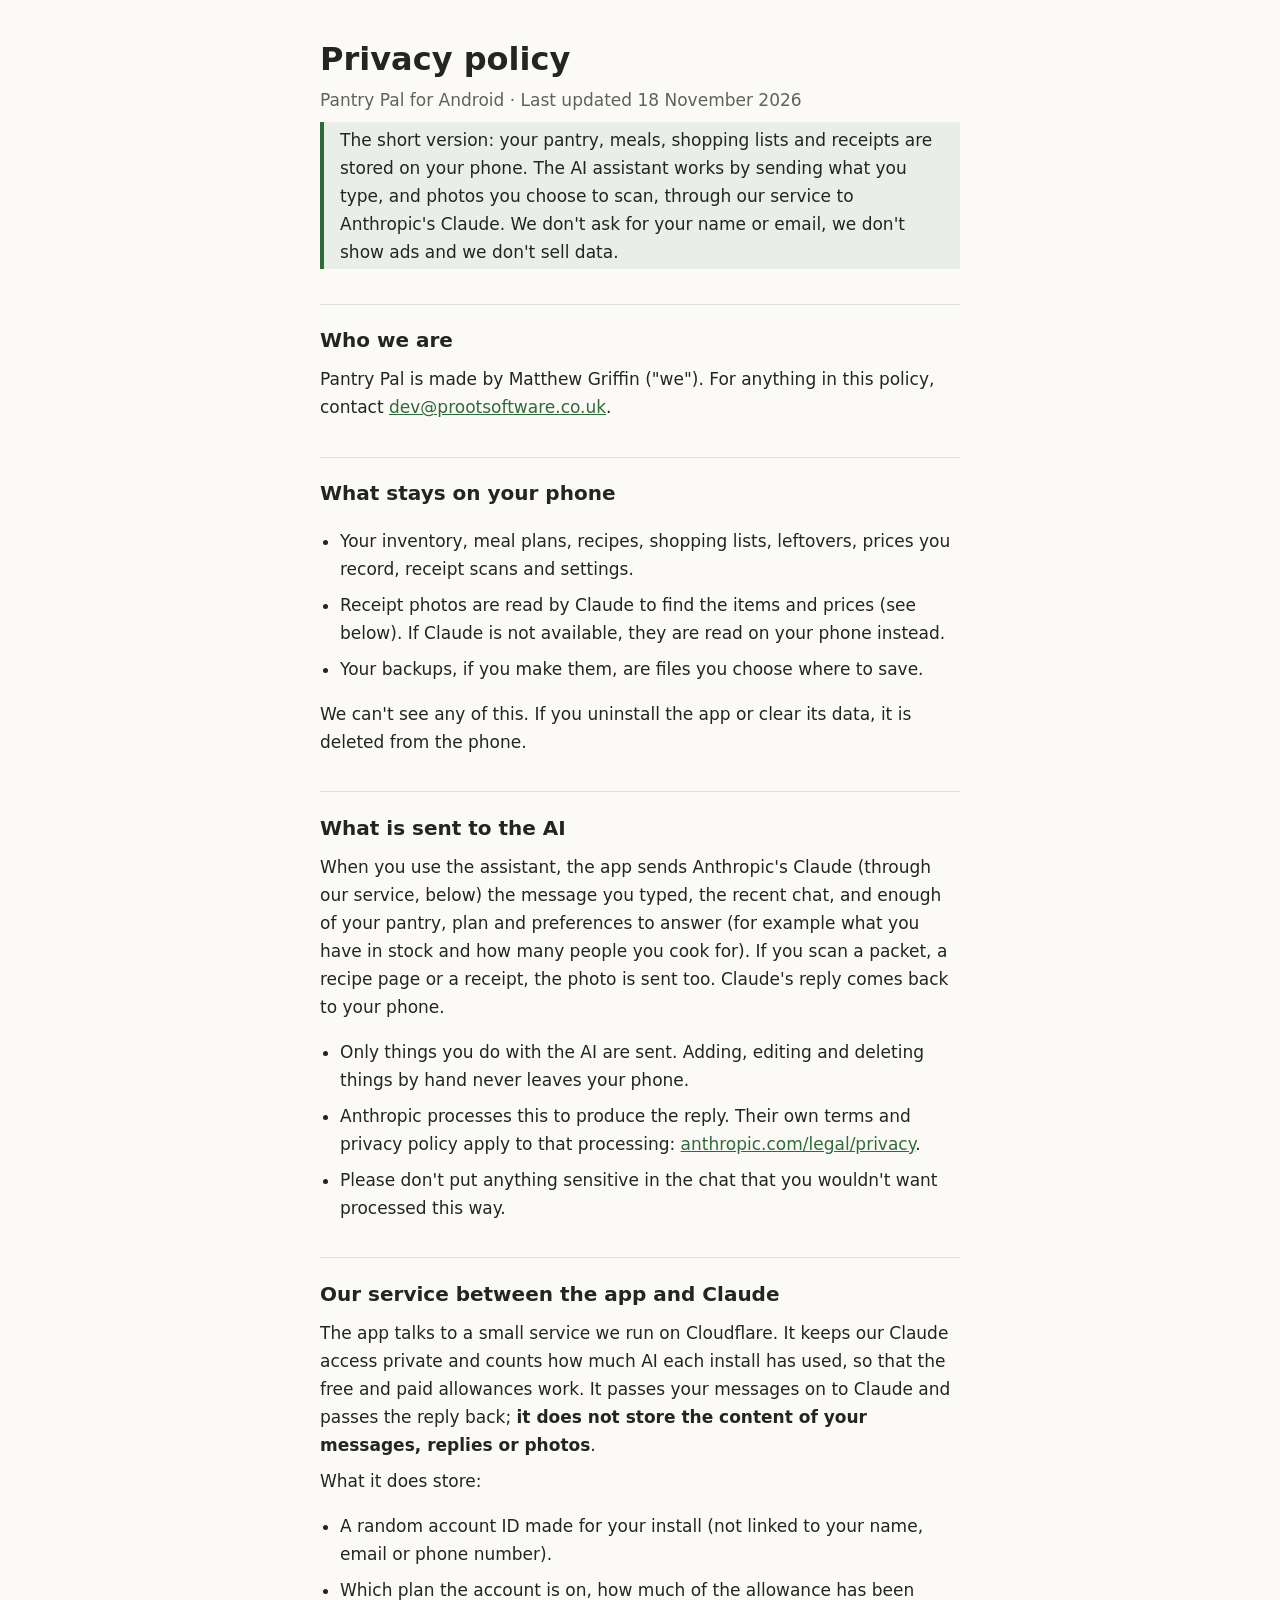
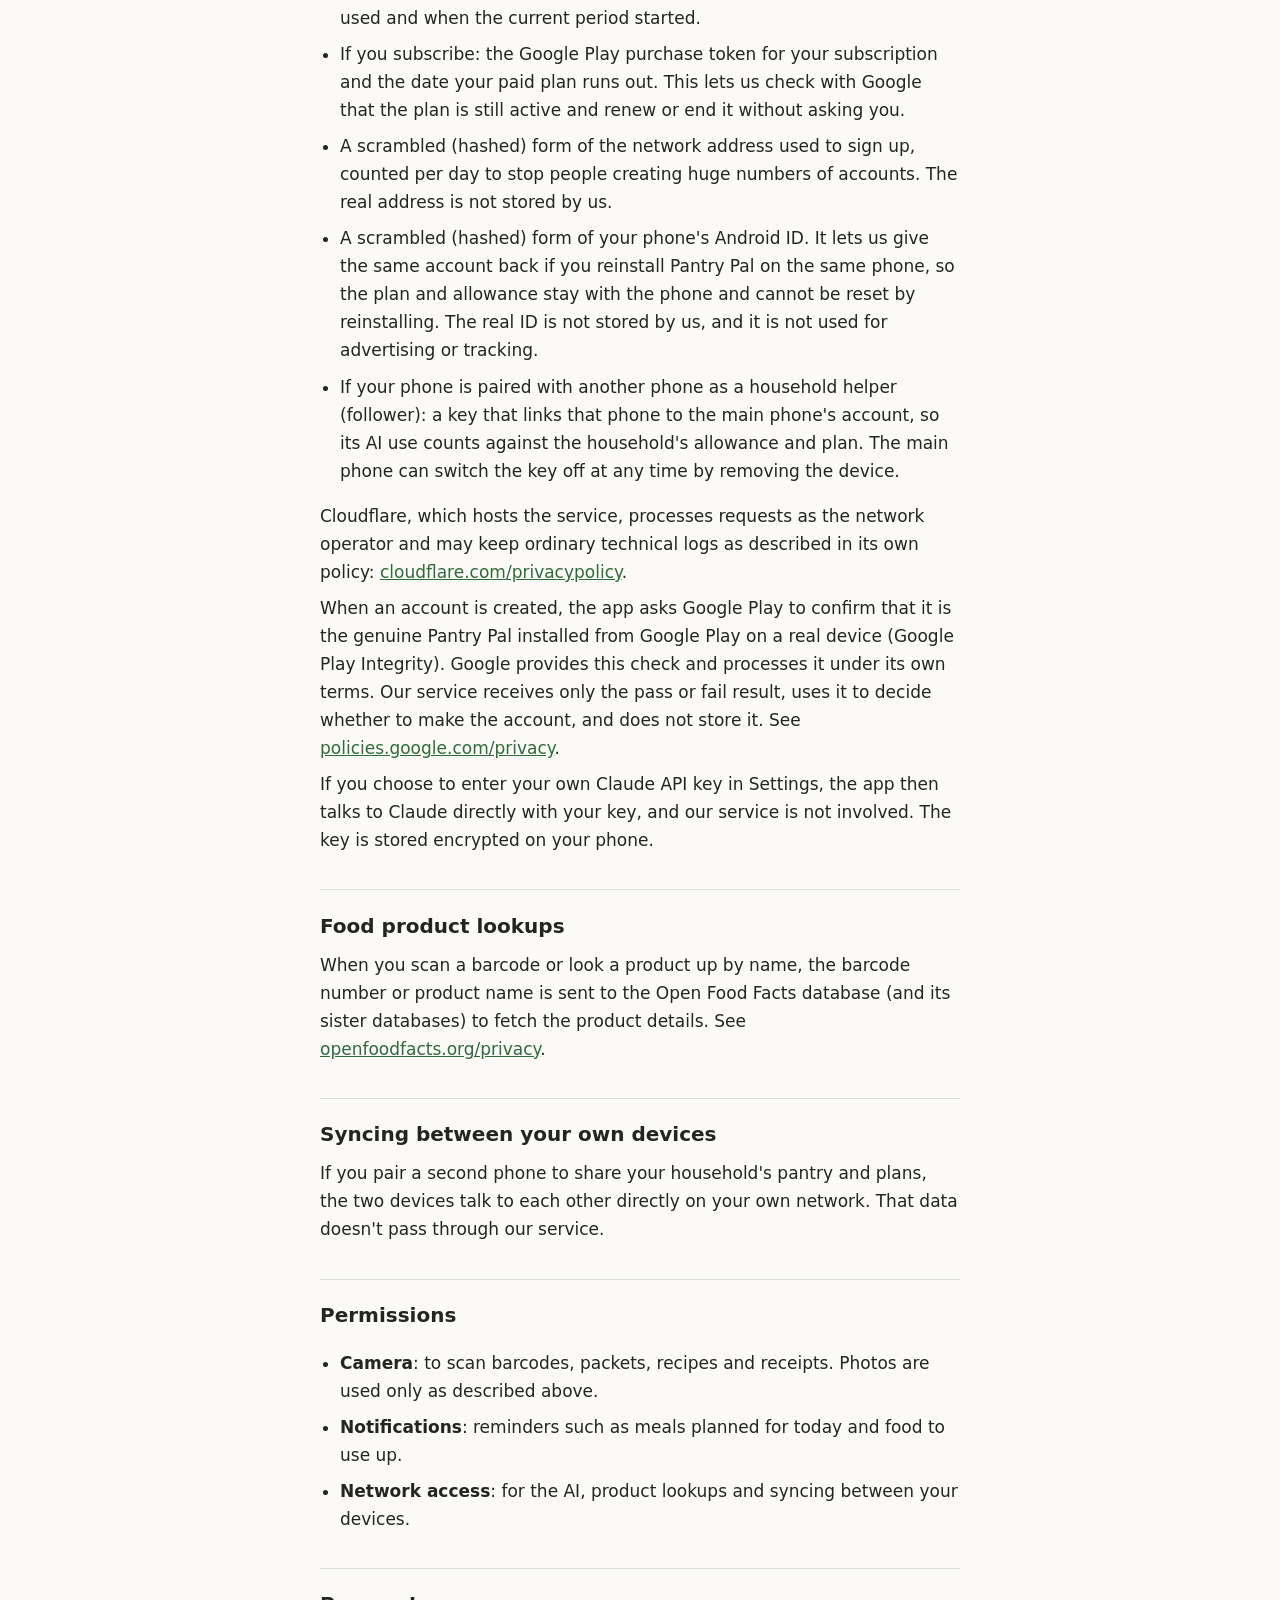
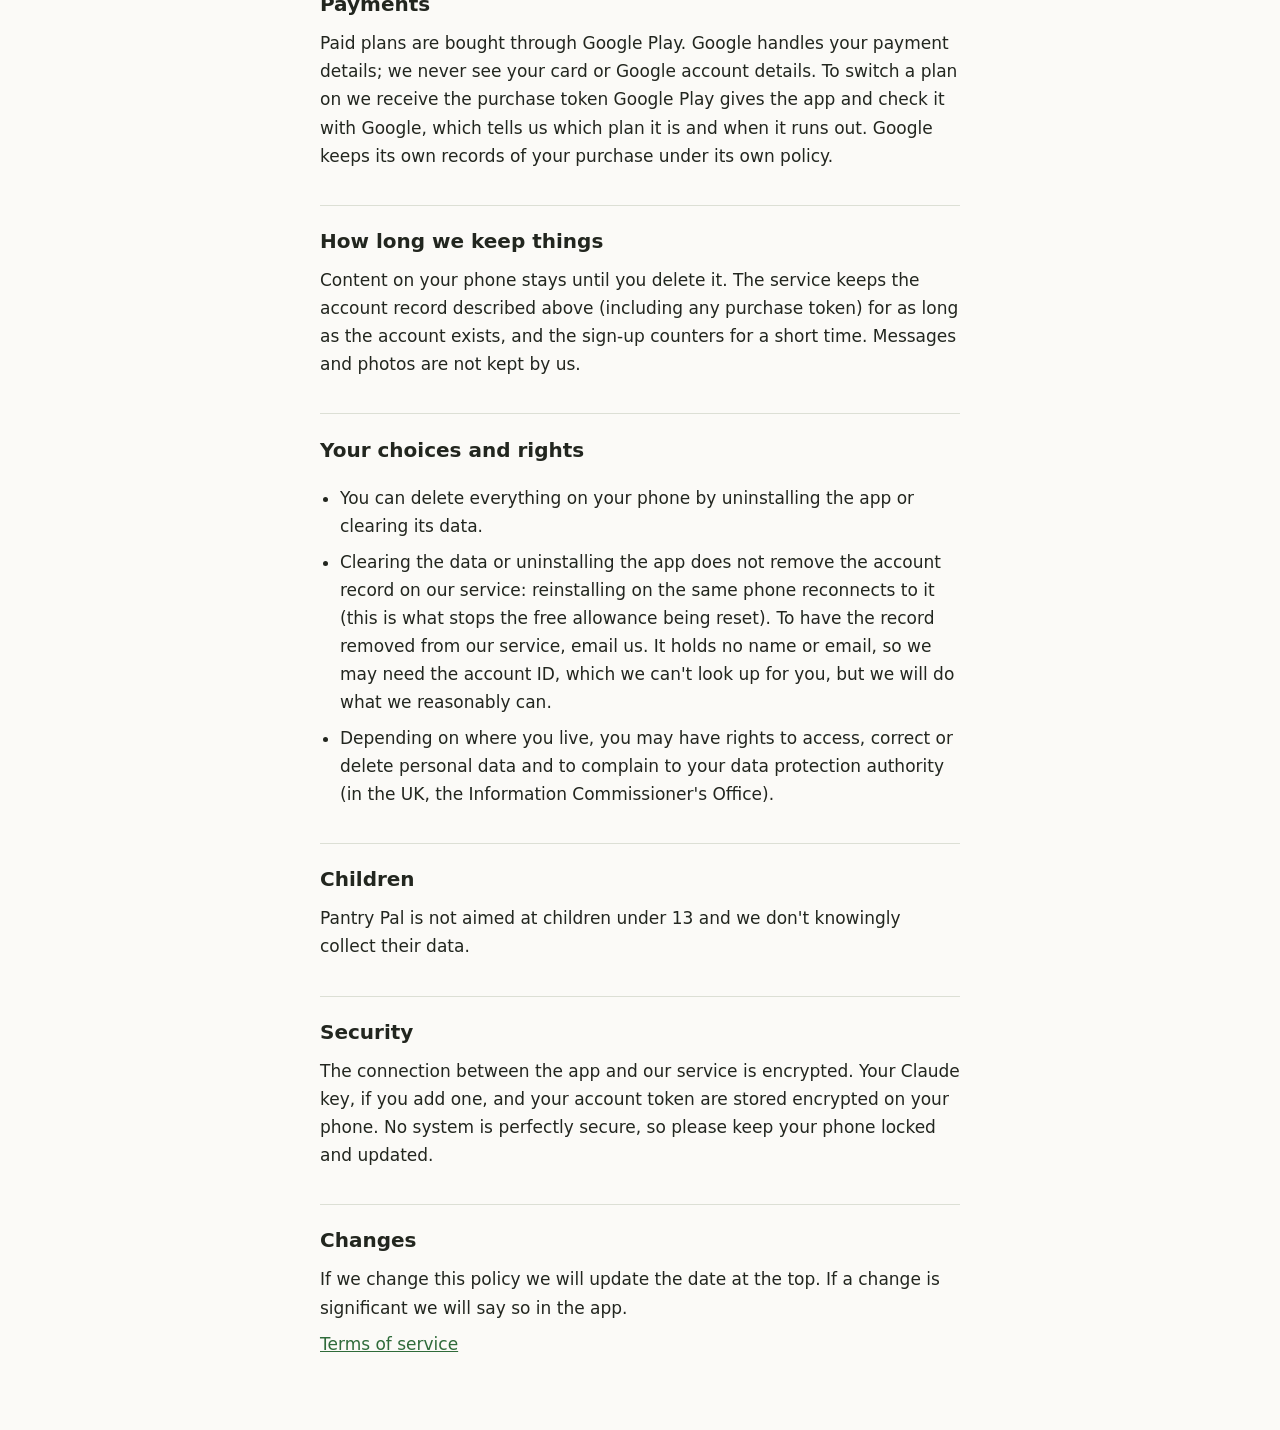
<file: index.html>
<!doctype html>
<html lang="en-GB">
<head>
  <meta charset="utf-8">
  <meta name="viewport" content="width=device-width, initial-scale=1">
  <title>Privacy policy - Pantry Pal</title>
  <meta name="description" content="How Pantry Pal handles your data.">
  <link rel="stylesheet" href="style.css">
</head>
<body>
<main>
  <h1>Privacy policy</h1>
  <p class="muted">Pantry Pal for Android &middot; Last updated 18 November 2026</p>

  <p class="note">The short version: your pantry, meals, shopping lists and receipts are stored on your phone. The AI assistant works by sending what you type, and photos you choose to scan, through our service to Anthropic's Claude. We don't ask for your name or email, we don't show ads and we don't sell data.</p>

  <h2>Who we are</h2>
  <p>Pantry Pal is made by Matthew Griffin ("we"). For anything in this policy, contact <a href="mailto:dev@prootsoftware.co.uk">dev@prootsoftware.co.uk</a>.</p>

  <h2>What stays on your phone</h2>
  <ul>
    <li>Your inventory, meal plans, recipes, shopping lists, leftovers, prices you record, receipt scans and settings.</li>
    <li>Receipt photos are read by Claude to find the items and prices (see below). If Claude is not available, they are read on your phone instead.</li>
    <li>Your backups, if you make them, are files you choose where to save.</li>
  </ul>
  <p>We can't see any of this. If you uninstall the app or clear its data, it is deleted from the phone.</p>

  <h2>What is sent to the AI</h2>
  <p>When you use the assistant, the app sends Anthropic's Claude (through our service, below) the message you typed, the recent chat, and enough of your pantry, plan and preferences to answer (for example what you have in stock and how many people you cook for). If you scan a packet, a recipe page or a receipt, the photo is sent too. Claude's reply comes back to your phone.</p>
  <ul>
    <li>Only things you do with the AI are sent. Adding, editing and deleting things by hand never leaves your phone.</li>
    <li>Anthropic processes this to produce the reply. Their own terms and privacy policy apply to that processing: <a href="https://www.anthropic.com/legal/privacy" rel="noopener">anthropic.com/legal/privacy</a>.</li>
    <li>Please don't put anything sensitive in the chat that you wouldn't want processed this way.</li>
  </ul>

  <h2>Our service between the app and Claude</h2>
  <p>The app talks to a small service we run on Cloudflare. It keeps our Claude access private and counts how much AI each install has used, so that the free and paid allowances work. It passes your messages on to Claude and passes the reply back; <strong>it does not store the content of your messages, replies or photos</strong>.</p>
  <p>What it does store:</p>
  <ul>
    <li>A random account ID made for your install (not linked to your name, email or phone number).</li>
    <li>Which plan the account is on, how much of the allowance has been used and when the current period started.</li>
    <li>If you subscribe: the Google Play purchase token for your subscription and the date your paid plan runs out. This lets us check with Google that the plan is still active and renew or end it without asking you.</li>
    <li>A scrambled (hashed) form of the network address used to sign up, counted per day to stop people creating huge numbers of accounts. The real address is not stored by us.</li>
    <li>A scrambled (hashed) form of your phone's Android ID. It lets us give the same account back if you reinstall Pantry Pal on the same phone, so the plan and allowance stay with the phone and cannot be reset by reinstalling. The real ID is not stored by us, and it is not used for advertising or tracking.</li>
    <li>If your phone is paired with another phone as a household helper (follower): a key that links that phone to the main phone's account, so its AI use counts against the household's allowance and plan. The main phone can switch the key off at any time by removing the device.</li>
  </ul>
  <p>Cloudflare, which hosts the service, processes requests as the network operator and may keep ordinary technical logs as described in its own policy: <a href="https://www.cloudflare.com/privacypolicy/" rel="noopener">cloudflare.com/privacypolicy</a>.</p>
  <p>When an account is created, the app asks Google Play to confirm that it is the genuine Pantry Pal installed from Google Play on a real device (Google Play Integrity). Google provides this check and processes it under its own terms. Our service receives only the pass or fail result, uses it to decide whether to make the account, and does not store it. See <a href="https://policies.google.com/privacy" rel="noopener">policies.google.com/privacy</a>.</p>
  <p>If you choose to enter your own Claude API key in Settings, the app then talks to Claude directly with your key, and our service is not involved. The key is stored encrypted on your phone.</p>

  <h2>Food product lookups</h2>
  <p>When you scan a barcode or look a product up by name, the barcode number or product name is sent to the Open Food Facts database (and its sister databases) to fetch the product details. See <a href="https://world.openfoodfacts.org/privacy" rel="noopener">openfoodfacts.org/privacy</a>.</p>

  <h2>Syncing between your own devices</h2>
  <p>If you pair a second phone to share your household's pantry and plans, the two devices talk to each other directly on your own network. That data doesn't pass through our service.</p>

  <h2>Permissions</h2>
  <ul>
    <li><strong>Camera</strong>: to scan barcodes, packets, recipes and receipts. Photos are used only as described above.</li>
    <li><strong>Notifications</strong>: reminders such as meals planned for today and food to use up.</li>
    <li><strong>Network access</strong>: for the AI, product lookups and syncing between your devices.</li>
  </ul>

  <h2>Payments</h2>
  <p>Paid plans are bought through Google Play. Google handles your payment details; we never see your card or Google account details. To switch a plan on we receive the purchase token Google Play gives the app and check it with Google, which tells us which plan it is and when it runs out. Google keeps its own records of your purchase under its own policy.</p>

  <h2>How long we keep things</h2>
  <p>Content on your phone stays until you delete it. The service keeps the account record described above (including any purchase token) for as long as the account exists, and the sign-up counters for a short time. Messages and photos are not kept by us.</p>

  <h2>Your choices and rights</h2>
  <ul>
    <li>You can delete everything on your phone by uninstalling the app or clearing its data.</li>
    <li>Clearing the data or uninstalling the app does not remove the account record on our service: reinstalling on the same phone reconnects to it (this is what stops the free allowance being reset). To have the record removed from our service, email us. It holds no name or email, so we may need the account ID, which we can't look up for you, but we will do what we reasonably can.</li>
    <li>Depending on where you live, you may have rights to access, correct or delete personal data and to complain to your data protection authority (in the UK, the Information Commissioner's Office).</li>
  </ul>

  <h2>Children</h2>
  <p>Pantry Pal is not aimed at children under 13 and we don't knowingly collect their data.</p>

  <h2>Security</h2>
  <p>The connection between the app and our service is encrypted. Your Claude key, if you add one, and your account token are stored encrypted on your phone. No system is perfectly secure, so please keep your phone locked and updated.</p>

  <h2>Changes</h2>
  <p>If we change this policy we will update the date at the top. If a change is significant we will say so in the app.</p>
  <p class="muted"><a href="terms.html">Terms of service</a></p>
</main>
</body>
</html>
</file>
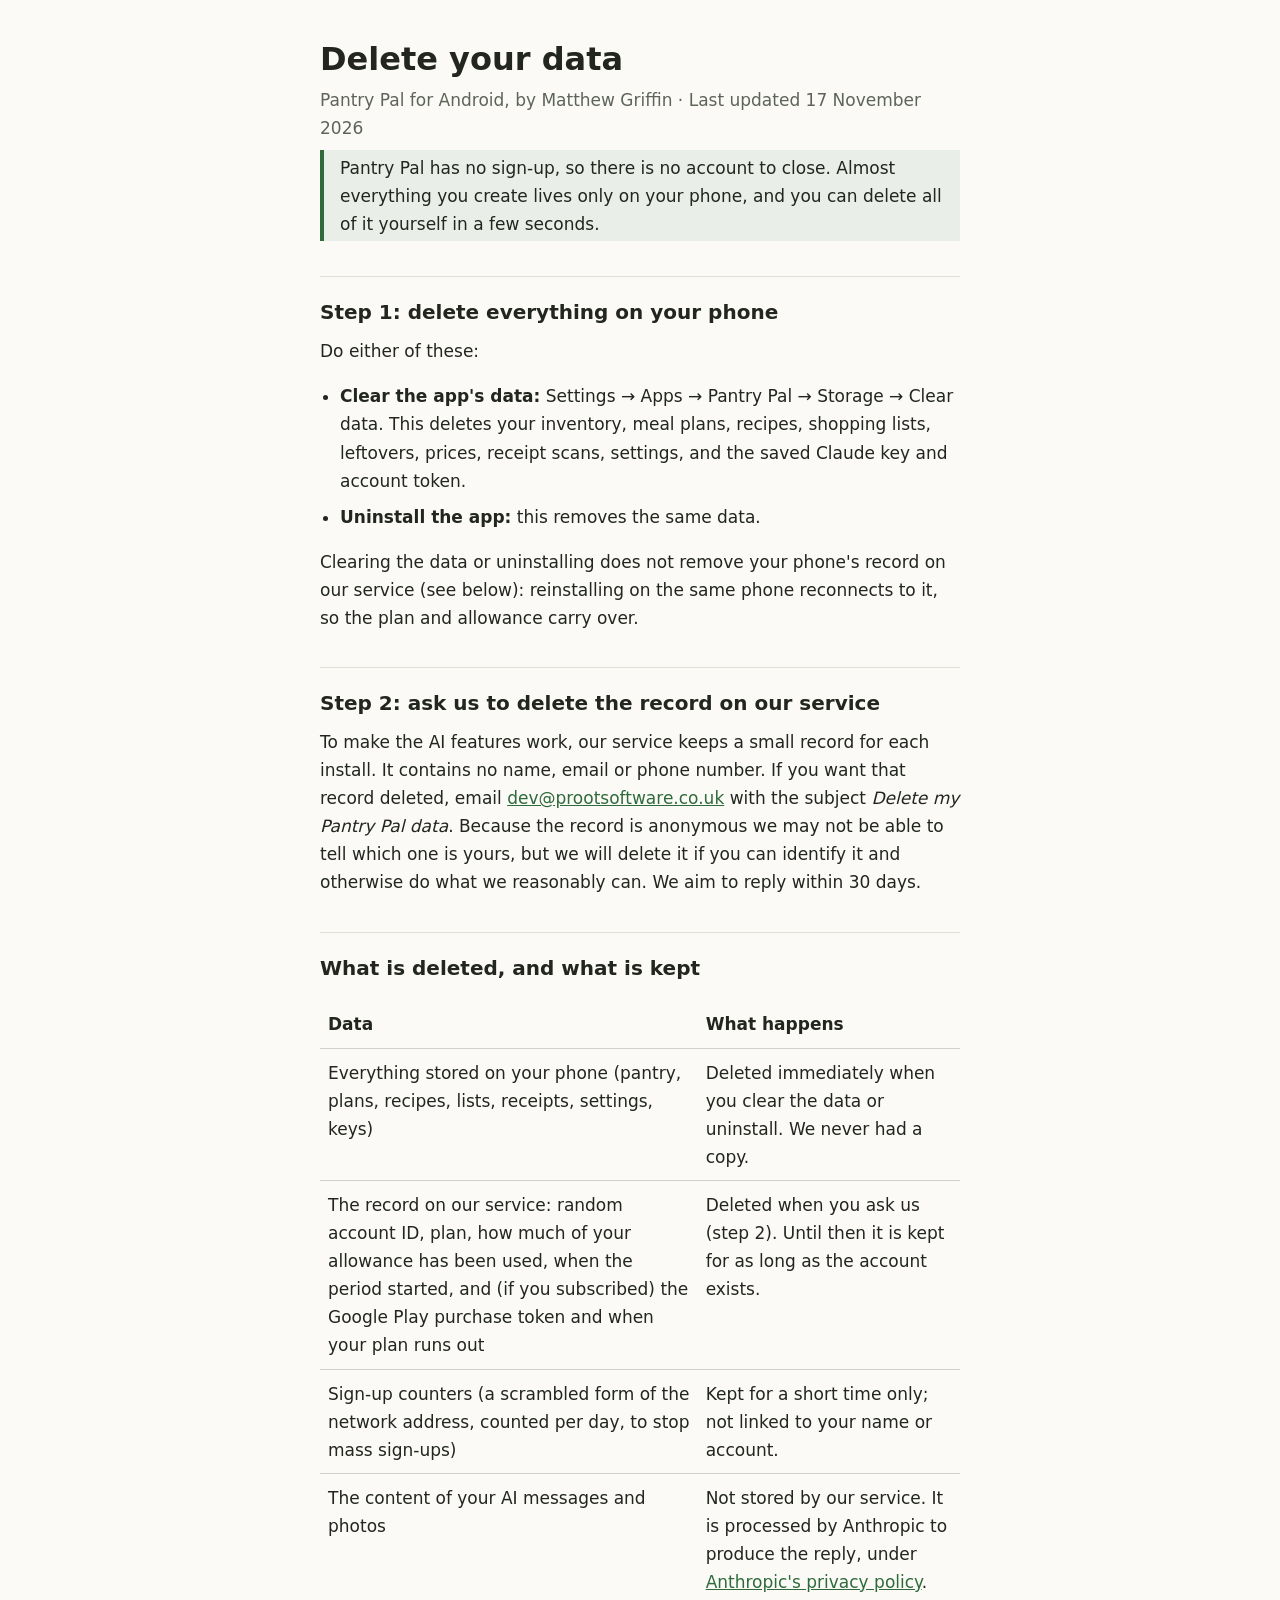
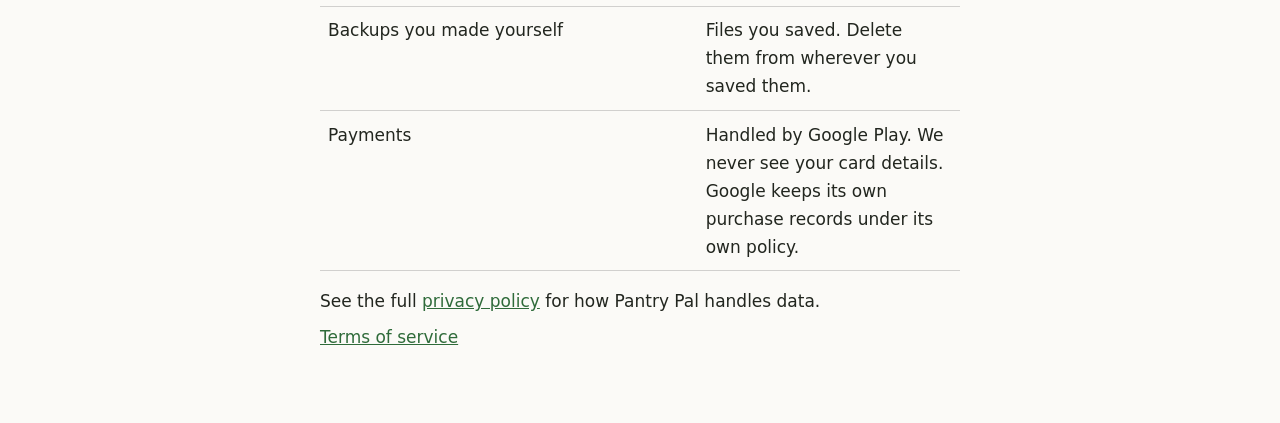
<file: delete-data.html>
<!doctype html>
<html lang="en-GB">
<head>
  <meta charset="utf-8">
  <meta name="viewport" content="width=device-width, initial-scale=1">
  <title>Delete your data - Pantry Pal</title>
  <meta name="description" content="How to delete your data from Pantry Pal.">
  <link rel="stylesheet" href="style.css">
</head>
<body>
<main>
  <h1>Delete your data</h1>
  <p class="muted">Pantry Pal for Android, by Matthew Griffin &middot; Last updated 17 November 2026</p>

  <p class="note">Pantry Pal has no sign-up, so there is no account to close. Almost everything you create lives only on your phone, and you can delete all of it yourself in a few seconds.</p>

  <h2>Step 1: delete everything on your phone</h2>
  <p>Do either of these:</p>
  <ul>
    <li><strong>Clear the app's data:</strong> Settings &rarr; Apps &rarr; Pantry Pal &rarr; Storage &rarr; Clear data. This deletes your inventory, meal plans, recipes, shopping lists, leftovers, prices, receipt scans, settings, and the saved Claude key and account token.</li>
    <li><strong>Uninstall the app:</strong> this removes the same data.</li>
  </ul>
  <p>Clearing the data or uninstalling does not remove your phone's record on our service (see below): reinstalling on the same phone reconnects to it, so the plan and allowance carry over.</p>

  <h2>Step 2: ask us to delete the record on our service</h2>
  <p>To make the AI features work, our service keeps a small record for each install. It contains no name, email or phone number. If you want that record deleted, email <a href="mailto:dev@prootsoftware.co.uk">dev@prootsoftware.co.uk</a> with the subject <em>Delete my Pantry Pal data</em>. Because the record is anonymous we may not be able to tell which one is yours, but we will delete it if you can identify it and otherwise do what we reasonably can. We aim to reply within 30 days.</p>

  <h2>What is deleted, and what is kept</h2>
  <table>
    <thead><tr><th>Data</th><th>What happens</th></tr></thead>
    <tbody>
      <tr><td>Everything stored on your phone (pantry, plans, recipes, lists, receipts, settings, keys)</td><td>Deleted immediately when you clear the data or uninstall. We never had a copy.</td></tr>
      <tr><td>The record on our service: random account ID, plan, how much of your allowance has been used, when the period started, and (if you subscribed) the Google Play purchase token and when your plan runs out</td><td>Deleted when you ask us (step 2). Until then it is kept for as long as the account exists.</td></tr>
      <tr><td>Sign-up counters (a scrambled form of the network address, counted per day, to stop mass sign-ups)</td><td>Kept for a short time only; not linked to your name or account.</td></tr>
      <tr><td>The content of your AI messages and photos</td><td>Not stored by our service. It is processed by Anthropic to produce the reply, under <a href="https://www.anthropic.com/legal/privacy" rel="noopener">Anthropic's privacy policy</a>.</td></tr>
      <tr><td>Backups you made yourself</td><td>Files you saved. Delete them from wherever you saved them.</td></tr>
      <tr><td>Payments</td><td>Handled by Google Play. We never see your card details. Google keeps its own purchase records under its own policy.</td></tr>
    </tbody>
  </table>

  <p>See the full <a href="./">privacy policy</a> for how Pantry Pal handles data.</p>
  <p class="muted"><a href="terms.html">Terms of service</a></p>
</main>
</body>
</html>
</file>
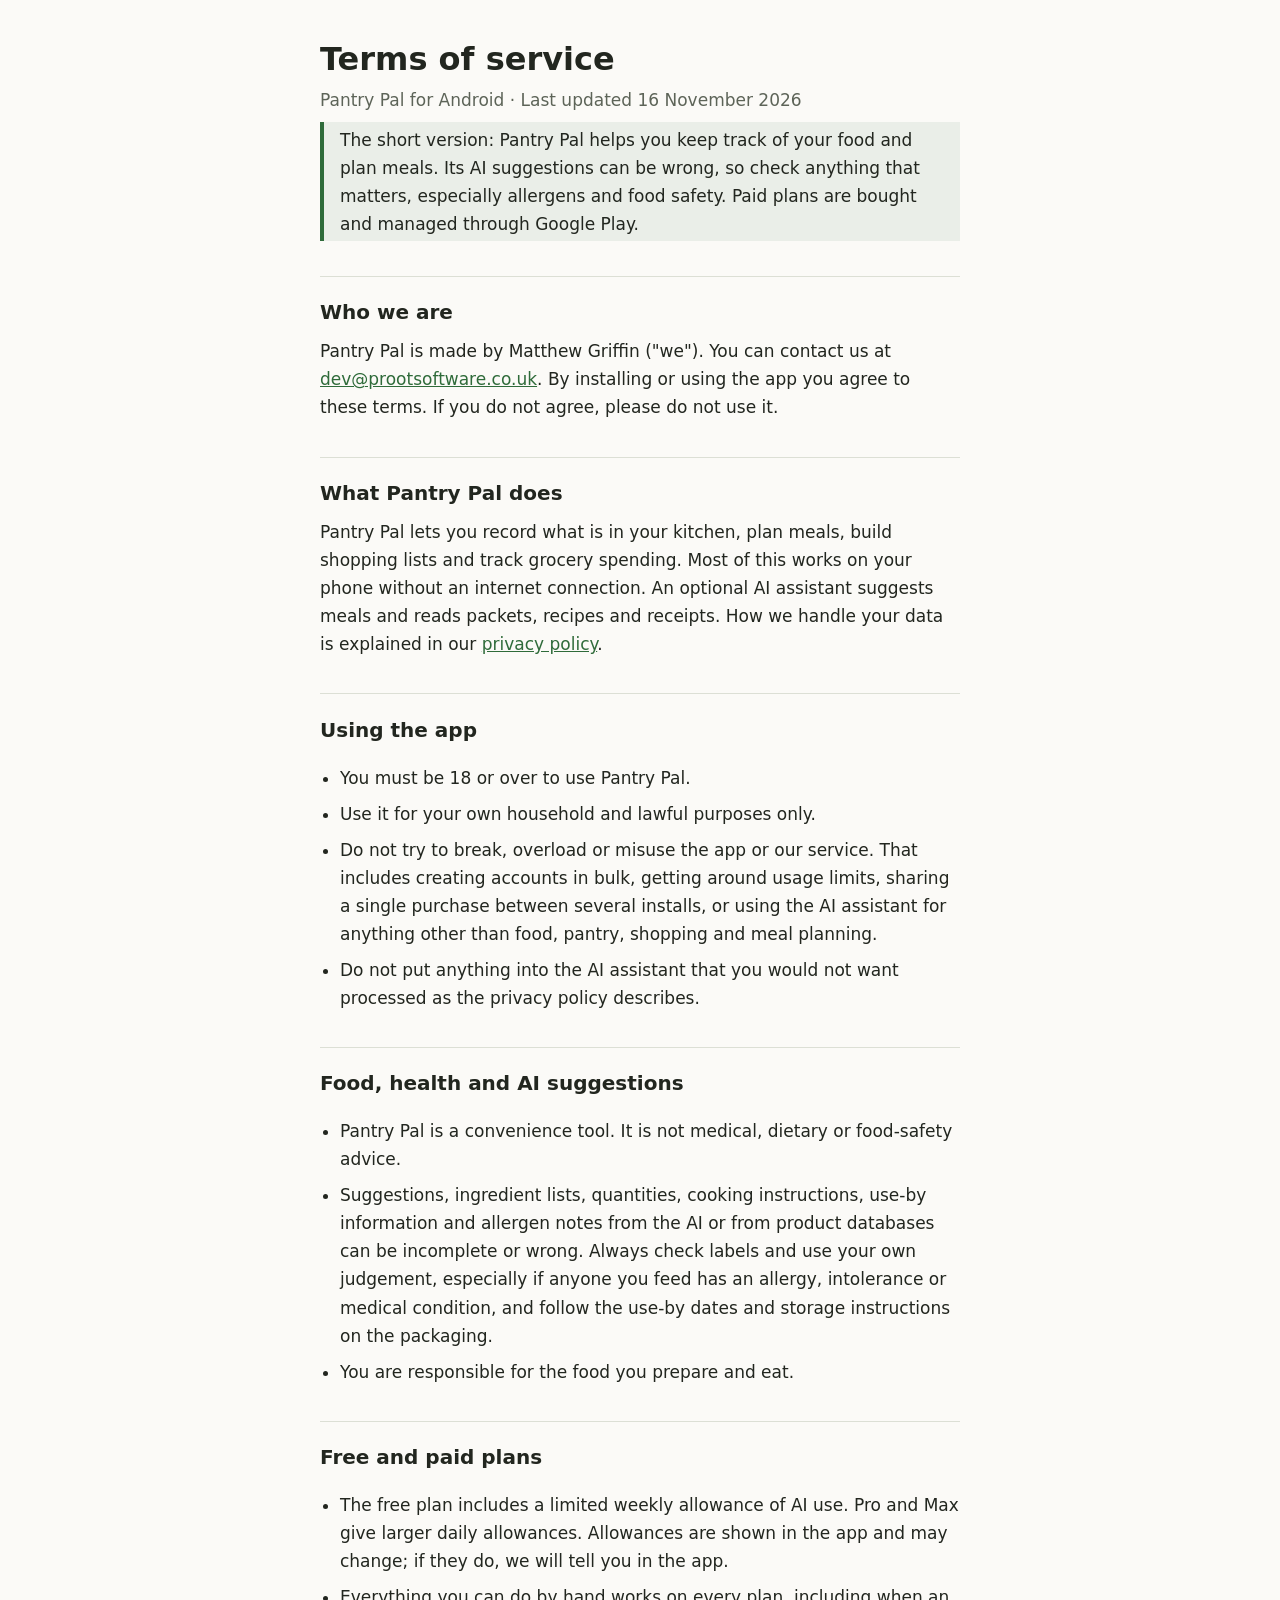
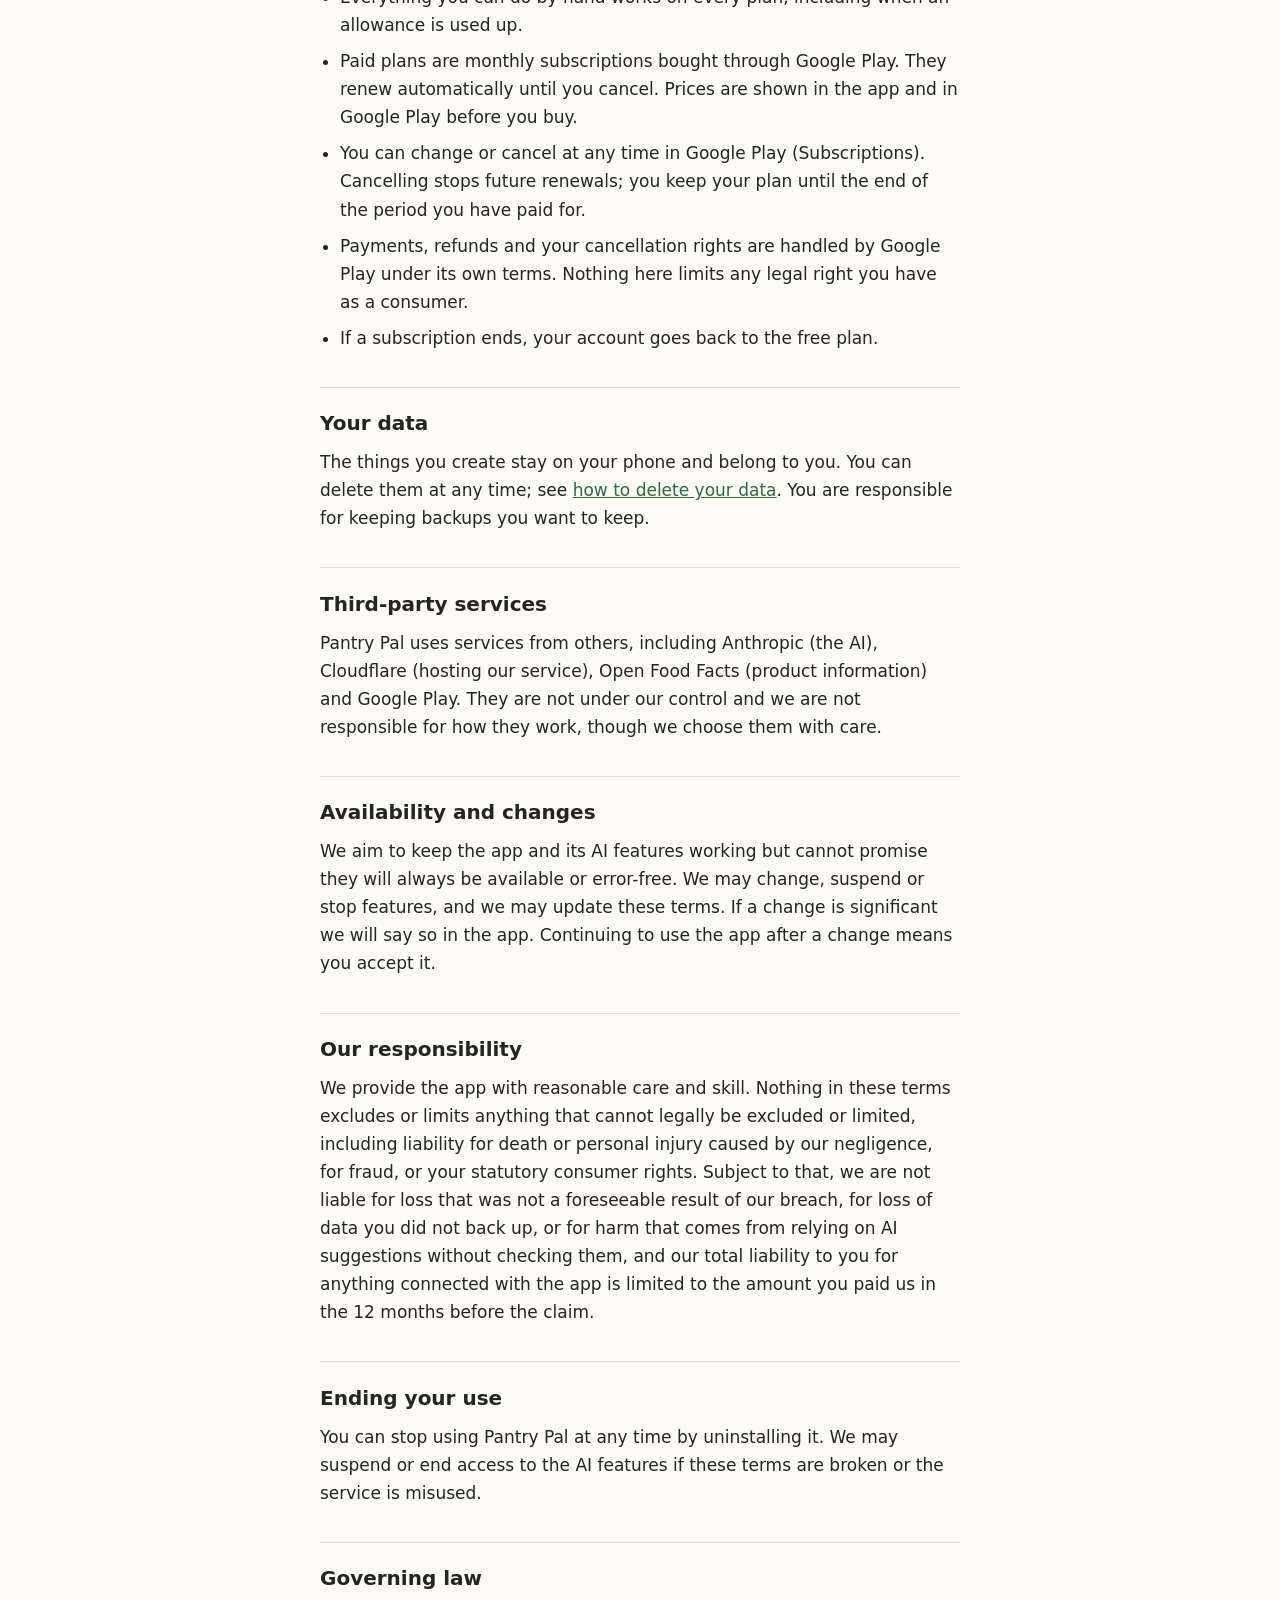
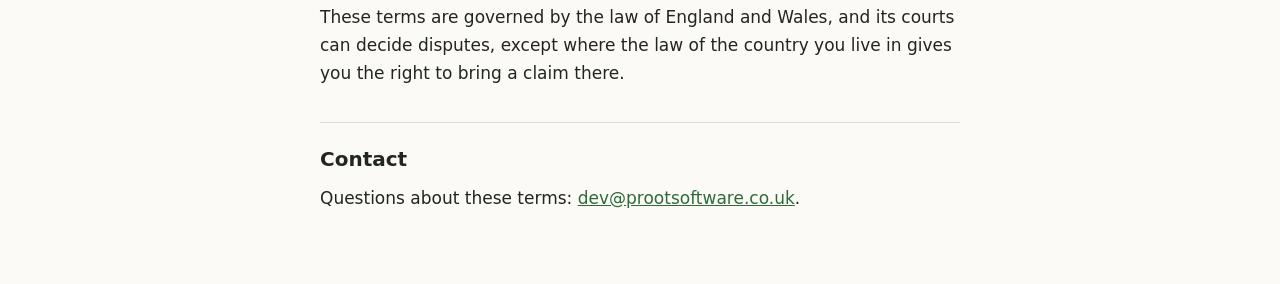
<file: terms.html>
<!doctype html>
<html lang="en-GB">
<head>
  <meta charset="utf-8">
  <meta name="viewport" content="width=device-width, initial-scale=1">
  <title>Terms of service - Pantry Pal</title>
  <meta name="description" content="The terms for using Pantry Pal.">
  <link rel="stylesheet" href="style.css">
</head>
<body>
<main>
  <h1>Terms of service</h1>
  <p class="muted">Pantry Pal for Android &middot; Last updated 16 November 2026</p>

  <p class="note">The short version: Pantry Pal helps you keep track of your food and plan meals. Its AI suggestions can be wrong, so check anything that matters, especially allergens and food safety. Paid plans are bought and managed through Google Play.</p>

  <h2>Who we are</h2>
  <p>Pantry Pal is made by Matthew Griffin ("we"). You can contact us at <a href="mailto:dev@prootsoftware.co.uk">dev@prootsoftware.co.uk</a>. By installing or using the app you agree to these terms. If you do not agree, please do not use it.</p>

  <h2>What Pantry Pal does</h2>
  <p>Pantry Pal lets you record what is in your kitchen, plan meals, build shopping lists and track grocery spending. Most of this works on your phone without an internet connection. An optional AI assistant suggests meals and reads packets, recipes and receipts. How we handle your data is explained in our <a href="./">privacy policy</a>.</p>

  <h2>Using the app</h2>
  <ul>
    <li>You must be 18 or over to use Pantry Pal.</li>
    <li>Use it for your own household and lawful purposes only.</li>
    <li>Do not try to break, overload or misuse the app or our service. That includes creating accounts in bulk, getting around usage limits, sharing a single purchase between several installs, or using the AI assistant for anything other than food, pantry, shopping and meal planning.</li>
    <li>Do not put anything into the AI assistant that you would not want processed as the privacy policy describes.</li>
  </ul>

  <h2>Food, health and AI suggestions</h2>
  <ul>
    <li>Pantry Pal is a convenience tool. It is not medical, dietary or food-safety advice.</li>
    <li>Suggestions, ingredient lists, quantities, cooking instructions, use-by information and allergen notes from the AI or from product databases can be incomplete or wrong. Always check labels and use your own judgement, especially if anyone you feed has an allergy, intolerance or medical condition, and follow the use-by dates and storage instructions on the packaging.</li>
    <li>You are responsible for the food you prepare and eat.</li>
  </ul>

  <h2>Free and paid plans</h2>
  <ul>
    <li>The free plan includes a limited weekly allowance of AI use. Pro and Max give larger daily allowances. Allowances are shown in the app and may change; if they do, we will tell you in the app.</li>
    <li>Everything you can do by hand works on every plan, including when an allowance is used up.</li>
    <li>Paid plans are monthly subscriptions bought through Google Play. They renew automatically until you cancel. Prices are shown in the app and in Google Play before you buy.</li>
    <li>You can change or cancel at any time in Google Play (Subscriptions). Cancelling stops future renewals; you keep your plan until the end of the period you have paid for.</li>
    <li>Payments, refunds and your cancellation rights are handled by Google Play under its own terms. Nothing here limits any legal right you have as a consumer.</li>
    <li>If a subscription ends, your account goes back to the free plan.</li>
  </ul>

  <h2>Your data</h2>
  <p>The things you create stay on your phone and belong to you. You can delete them at any time; see <a href="delete-data.html">how to delete your data</a>. You are responsible for keeping backups you want to keep.</p>

  <h2>Third-party services</h2>
  <p>Pantry Pal uses services from others, including Anthropic (the AI), Cloudflare (hosting our service), Open Food Facts (product information) and Google Play. They are not under our control and we are not responsible for how they work, though we choose them with care.</p>

  <h2>Availability and changes</h2>
  <p>We aim to keep the app and its AI features working but cannot promise they will always be available or error-free. We may change, suspend or stop features, and we may update these terms. If a change is significant we will say so in the app. Continuing to use the app after a change means you accept it.</p>

  <h2>Our responsibility</h2>
  <p>We provide the app with reasonable care and skill. Nothing in these terms excludes or limits anything that cannot legally be excluded or limited, including liability for death or personal injury caused by our negligence, for fraud, or your statutory consumer rights. Subject to that, we are not liable for loss that was not a foreseeable result of our breach, for loss of data you did not back up, or for harm that comes from relying on AI suggestions without checking them, and our total liability to you for anything connected with the app is limited to the amount you paid us in the 12 months before the claim.</p>

  <h2>Ending your use</h2>
  <p>You can stop using Pantry Pal at any time by uninstalling it. We may suspend or end access to the AI features if these terms are broken or the service is misused.</p>

  <h2>Governing law</h2>
  <p>These terms are governed by the law of England and Wales, and its courts can decide disputes, except where the law of the country you live in gives you the right to bring a claim there.</p>

  <h2>Contact</h2>
  <p>Questions about these terms: <a href="mailto:dev@prootsoftware.co.uk">dev@prootsoftware.co.uk</a>.</p>
</main>
</body>
</html>
</file>
<file: style.css>
:root { --bg:#fbfaf7; --fg:#22261f; --muted:#5d6458; --accent:#2f6b3a; --rule:#dcdfd5; }
@media (prefers-color-scheme: dark) { :root { --bg:#171a15; --fg:#e8eae3; --muted:#a3aa9b; --accent:#7fc48a; --rule:#33382f; } }
* { box-sizing: border-box; }
body { margin:0; background:var(--bg); color:var(--fg); font:17px/1.65 system-ui, -apple-system, "Segoe UI", Roboto, sans-serif; }
main { max-width: 42rem; margin: 0 auto; padding: 2.5rem 1rem 4rem; }
h1 { font-size: 2rem; line-height:1.2; margin:0 0 .25rem; }
h2 { font-size: 1.25rem; margin: 2.2rem 0 .4rem; padding-top:1.2rem; border-top:1px solid var(--rule); }
p, li { margin: .5rem 0; }
ul { padding-left: 1.25rem; }
.muted { color: var(--muted); }
a { color: var(--accent); }
.note { border-left: 4px solid var(--accent); padding: .2rem 1rem; background: color-mix(in srgb, var(--accent) 8%, transparent); }

table { width: 100%; border-collapse: collapse; margin: 1rem 0; }
th, td { text-align: left; vertical-align: top; padding: .6rem .5rem; border-bottom: 1px solid rgba(128,128,128,.35); }
th { font-weight: 600; }
</file>
